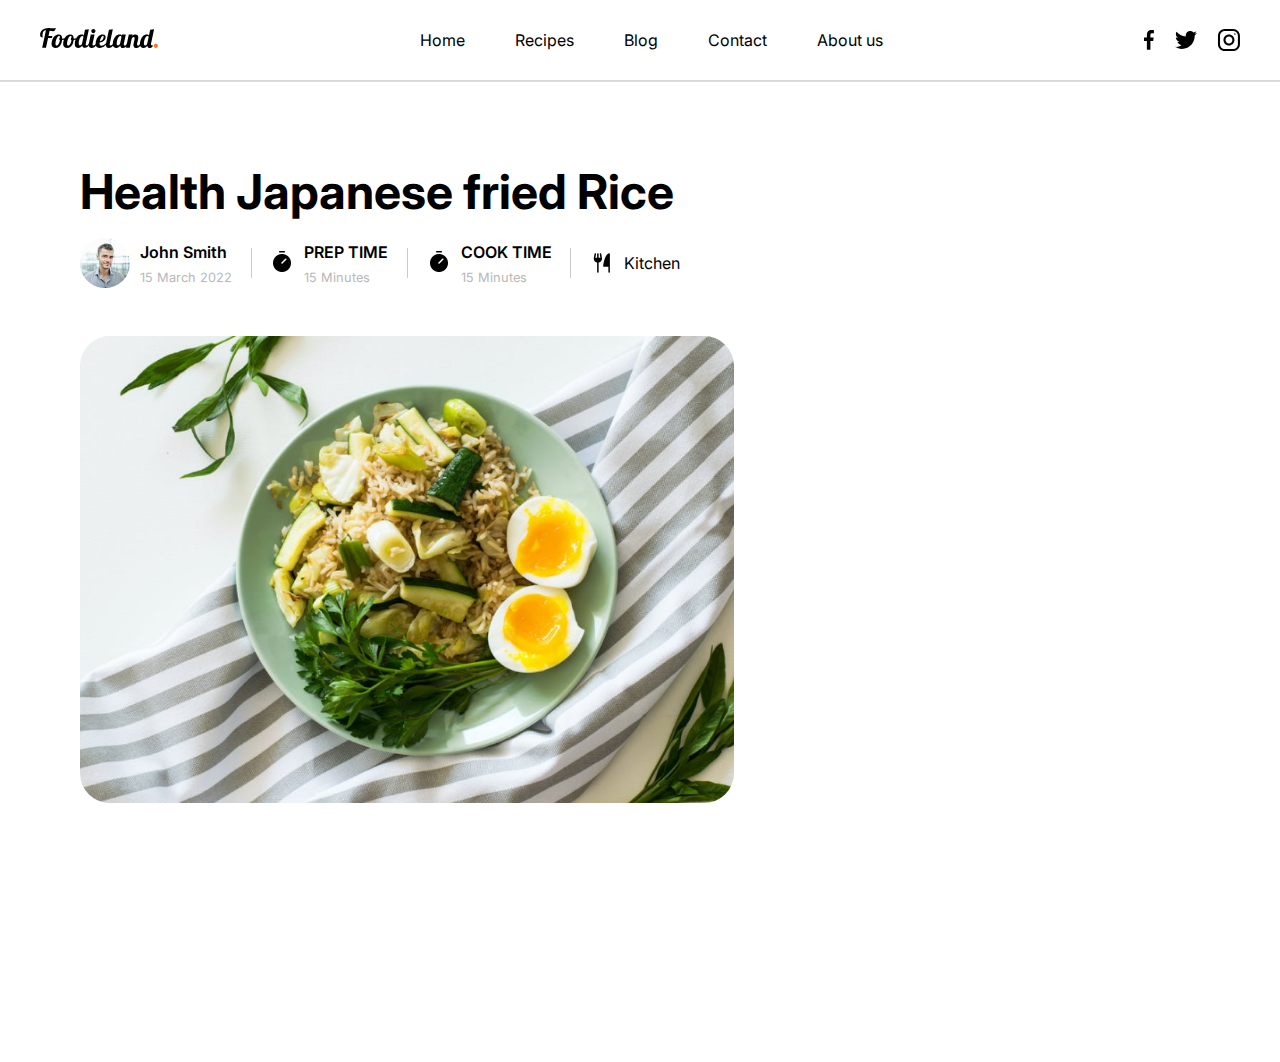
<file: Recipes.html>
<!DOCTYPE html>
<html lang="en">
<head>
    <meta charset="UTF-8">
    <meta name="viewport" content="width=device-width, initial-scale=1.0">
    <title>Document</title>
    <link rel="stylesheet" href="recipes.css">
    <script src="script.js" defer></script>
</head>
<body>
    <div class="nav-bar-section">
        <div class="logo">
            <img src="assets/Foodieland..svg" height="20px" alt="logo">
        </div>
        <div class="nav-bar-section-link-page">
            <a href="index.html">Home</a>
            <a href="recipes.html">Recipes</a>
            <a href="#">Blog</a>
            <a href="#">Contact</a>
            <a href="#">About us</a>
        </div>
        <div class="nav-bar-section-social-icons">
            <img src="assets/social_icon/facebook_icon.svg" alt="facebook">
            <img src="assets/social_icon/twitter_icon.svg" alt="twitter">
            <img src="assets/social_icon/instagram_icon.svg" alt="instagram">
        </div>
        
        <div class="hamburger-menu">
            <img src="assets/hamburger_menu.svg" alt="hamburger-menu" height="16px" class="hamburger-menu-btn">
        </div>
    </div>
    <hr class="nav-bar-seperator">

    <!-- Sidebar -->
    <div class="side-bar-responsive">
        <div class="nav-bar-section-link-page">
            <a href="index.html">Home</a>
            <a href="Recipes.html">Recipes</a>
            <a href="#">Blog</a>
            <a href="#">Contact</a>
            <a href="#">About us</a>
        </div>
        <div class="nav-bar-section-social-icons">
            <img src="assets/social_icon/facebook_icon.svg" alt="facebook">
            <img src="assets/social_icon/twitter_icon.svg" alt="twitter">
            <img src="assets/social_icon/instagram_icon.svg" alt="instagram">
        </div>
    </div>

    <div class="main-recipe-section">
        <div class="left-section">  
            <h1>Health Japanese fried Rice</h1>
            <div class="chef-details">
                <div class="chef content">
                    <img src="assets/introduction-chef-cook.png" height="50px" alt="chef">
                    <div class="wrapper">
                        <p class="title">John Smith</p>
                        <p class="sub-title">15 March 2022</p>
                    </div>
                </div>

                <div class="vertical-line"></div>

                <div class="prep-time content">
                    <img src="assets/timner-btn.png" alt="timer-btn" height="24px">
                    <div class="wrapper">
                        <p class="title">PREP TIME</p>
                        <P class="sub-title">15 Minutes</P>
                    </div>

                </div>

                <div class="vertical-line"></div>

                <div class="cook-time content">
                    <img src="assets/timner-btn.png" alt="timer-btn" height="24px">
                    <div class="wrapper">
                        <p class="title">COOK TIME</p>
                        <P class="sub-title">15 Minutes</P>
                    </div>
                </div>

                <div class="vertical-line"></div>

                <div class="cook-time content">
                    <img src="assets/forknife-btn.png" alt="forknife-btn" height="24px">
                    <p>Kitchen</p>
                </div>
            </div>
            <div class="image-container">
                <img src="assets/recipes/main_recipes.png" alt="">
            </div>
        </div>

        <div class="right-section">

        </div>
    </div>
</body>
</html>
</file>
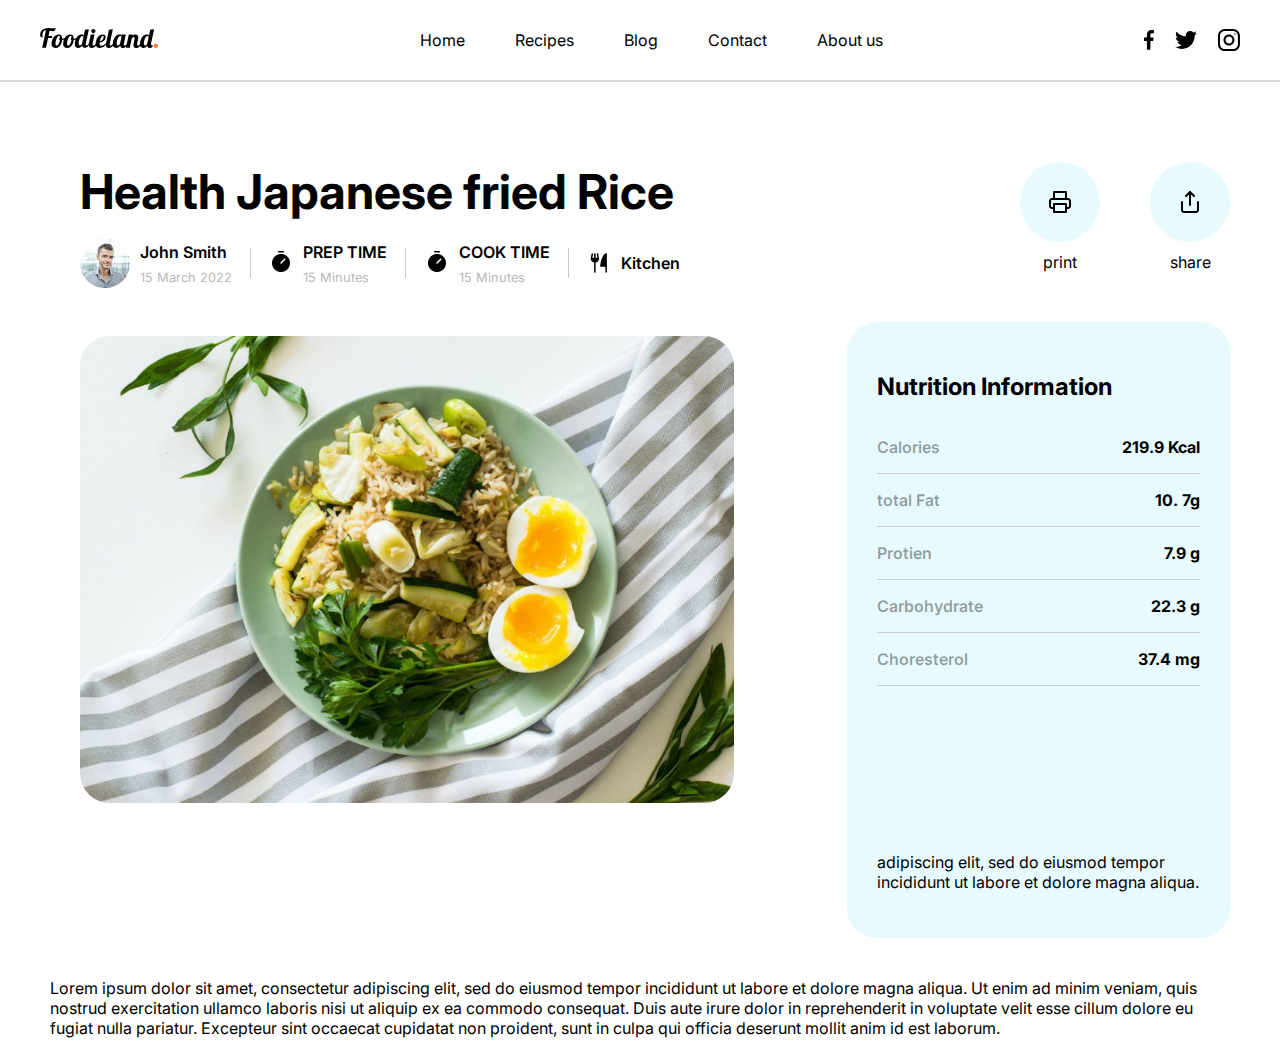
<file: recipes.html>
<!DOCTYPE html>
<html lang="en">
<head>
    <meta charset="UTF-8">
    <meta name="viewport" content="width=device-width, initial-scale=1.0">
    <title>Document</title>
    <link rel="stylesheet" href="recipes.css">
    <script src="script.js" defer></script>
</head>
<body>
    <div class="nav-bar-section">
        <div class="logo">
            <img src="assets/Foodieland..svg" height="20px" alt="logo">
        </div>
        <div class="nav-bar-section-link-page">
            <a href="index.html">Home</a>
            <a href="recipes.html">Recipes</a>
            <a href="#">Blog</a>
            <a href="#">Contact</a>
            <a href="#">About us</a>
        </div>
        <div class="nav-bar-section-social-icons">
            <img src="assets/social_icon/facebook_icon.svg" alt="facebook">
            <img src="assets/social_icon/twitter_icon.svg" alt="twitter">
            <img src="assets/social_icon/instagram_icon.svg" alt="instagram">
        </div>
        
        <div class="hamburger-menu">
            <img src="assets/hamburger_menu.svg" alt="hamburger-menu" height="16px" class="hamburger-menu-btn">
        </div>
    </div>
    <hr class="nav-bar-seperator">

    <!-- Sidebar -->
    <div class="side-bar-responsive">
        <div class="nav-bar-section-link-page">
            <a href="index.html">Home</a>
            <a href="Recipes.html">Recipes</a>
            <a href="#">Blog</a>
            <a href="#">Contact</a>
            <a href="#">About us</a>
        </div>
        <div class="nav-bar-section-social-icons">
            <img src="assets/social_icon/facebook_icon.svg" alt="facebook">
            <img src="assets/social_icon/twitter_icon.svg" alt="twitter">
            <img src="assets/social_icon/instagram_icon.svg" alt="instagram">
        </div>
    </div>

    <!--main section -->
    <div class="main-recipe-section">
        <div class="left-section">  
            <h1>Health Japanese fried Rice</h1>
            <div class="chef-details">
                <div class="chef content">
                    <img class="author" src="assets/introduction-chef-cook.png" height="50px" alt="chef">
                    <div class="wrapper">
                        <p class="title">John Smith</p>
                        <p class="sub-title">15 March 2022</p>
                    </div>
                </div>
                <div class="vertical-line"></div>
                <div class="prep-time content">
                    <img src="assets/timner-btn.png" alt="timer-btn" height="24px">
                    <div class="wrapper">
                        <p class="title">PREP TIME</p>
                        <P class="sub-title">15 Minutes</P>
                    </div>
                </div>
                <div class="vertical-line"></div>
                <div class="cook-time content">
                    <img src="assets/timner-btn.png" alt="timer-btn" height="24px">
                    <div class="wrapper">
                        <p class="title">COOK TIME</p>
                        <P class="sub-title">15 Minutes</P>
                    </div>
                </div>
                <div class="vertical-line"></div>
                <div class="forknife content">
                    <img src="assets/forknife-btn.png" alt="forknife-btn" height="24px">
                    <div class="wrapper">
                        <p class="title">Kitchen</p>
                    </div>
                </div>
            </div>
            <div class="image-container">
                <img src="assets/recipes/main_recipes.png" alt="">
            </div>
        </div>

        <div class="right-section">
            <div class="print-share-section">
                <div class="wrapper">
                    <div class="icon-container">
                        <img src="assets/recipes/printer_icon.svg" alt="">
                    </div>
                    <p>print</p>
                </div>
                <div class="wrapper">
                    <div class="icon-container">
                        <img src="assets/recipes/share_icon.svg" alt="">
                    </div>
                    <p>share</p>
                </div>
            </div>

            <div class="nutrition-information-section">
                <h2>Nutrition Information</h2>
                <div class="information-section-wrapper">
                    <p class="title">Calories</p>
                    <p class="title-info">219.9 Kcal</p>
                </div>
                <hr>
                <div class="information-section-wrapper">
                    <p class="title">total Fat</p>
                    <p class="title-info">10. 7g</p>     
                </div>
                <hr>
                <div class="information-section-wrapper">
                    <p class="title">Protien</p>
                    <p class="title-info">7.9 g</p>     
                </div>
                <hr>
                <div class="information-section-wrapper">
                    <p class="title">Carbohydrate</p>
                    <p class="title-info">22.3 g</p>   
                </div>
                <hr>
                <div class="information-section-wrapper">
                    <p class="title">Choresterol</p>
                    <p class="title-info">37.4 mg</p> 
                </div>
                <hr>
                <div class="extra-information">
                    <p>adipiscing elit, sed do eiusmod tempor incididunt ut labore et dolore magna aliqua. </p>
                </div>
            </div>
        </div>
    </div>

    <div class="extra-info">
        <p>Lorem ipsum dolor sit amet, consectetur adipiscing elit, sed do eiusmod tempor incididunt ut labore et dolore magna aliqua. Ut enim ad minim veniam, quis nostrud exercitation ullamco laboris nisi ut aliquip ex ea commodo consequat. Duis aute irure dolor in reprehenderit in voluptate velit esse cillum dolore eu fugiat nulla pariatur. Excepteur sint occaecat cupidatat non proident, sunt in culpa qui officia deserunt mollit anim id est laborum.</p>
    </div>
    
</body>
</html>
</file>
<file: recipes.css>
@import url('https://fonts.googleapis.com/css2?family=Inter:ital,opsz,wght@0,14..32,100..900;1,14..32,100..900&family=Roboto:ital,wght@0,100;0,300;0,400;0,500;0,700;0,900;1,100;1,300;1,400;1,500;1,700;1,900&display=swap');

body {
    font-family: 'Inter', sans-serif;
    margin: 0;
    background-color: #fff;
    
}
.nav-bar-section {
    display: flex;
    height: 80px;
    justify-content: space-between;
    align-items: center;
    margin: 0 40px;
}
.logo {
    transition: ease-in-out 0.5s;
}

.logo img:hover{
    cursor: pointer;
    height: 22px;
}

.nav-bar-section-link-page {
    display: flex;
    gap: 50px;
}

.nav-bar-section-link-page a {
    text-decoration: none;
    color: #000;
    font-weight: 700px;
    font-size: 16px;
    transition: transform 0.3s ease ;
}

.nav-bar-section-link-page a:hover {
    font-weight: bold;
}

.nav-bar-section-social-icons  {
    display: flex;
    gap: 20px;
    transition: transform 0.3s ease, height 0.3s ease, width 0.3s ease;
}

.nav-bar-section-social-icons img:hover {
    cursor: pointer;
    transform: scale(1.2) translateY(-5px); /* Scale up and move slightly upwards */
    height: 24px; /* Increase size */
    width: 24px; /* Increase size */
}
.nav-bar-seperator {
    border: 0.5px solid rgb(218, 218, 218);
    margin: 0;
}

.nav-bar-section .hamburger-menu{
    display:none;
    
}
.nav-bar-section .hamburger-menu:hover {
    cursor: pointer;
}

.side-bar-responsive {
    display:none
}

/* Mobile phone and tablet sidebar */
@media  (max-width: 1024px) {
    .nav-bar-section .nav-bar-section-link-page {
        display: none;
    }

    .nav-bar-section .nav-bar-section-social-icons {
        display: none;
    }

    .nav-bar-section .hamburger-menu {
        display: flex;
    }

    .side-bar-responsive {
        position: fixed;
        top: 0;
        right: -500px; /* Hidden by default */
        width: 250px;
        height: 50%;
        background-color: #fff;
        box-shadow: -2px 0 5px rgba(0, 0, 0, 0.2);
        display: flex;
        flex-direction: column;
        justify-content: space-between;
        align-items: flex-start;
        padding: 20px;
        transition: right 0.5s ease-in-out; /* Smooth slide-in effect */
        z-index: 1000;
        padding: 20px;
        box-sizing: border-box;
    }
    
    .side-bar-responsive .nav-bar-section-link-page {
        margin-top: 20px;
        display: flex;
        flex-direction: column;
        text-decoration: none;
        margin-bottom: 15px;
        font-size: 18px;
        color: #333;
    }
    
    .side-bar-responsive a:hover {
        font-weight: bold;
    } 

    .side-bar-responsive .nav-bar-section-social-icons {
        display: flex;
        justify-content: center;
        align-items: center;
        width: 100%;
    }
    
    /* Show Sidebar (Toggle Class) */
    .side-bar-responsive.active {
        right: 0; /* Slide into view */
    }
}

.main-recipe-section {
    height:750px;
    margin: 50px 50px 0 50px;
    display: flex;
    gap: 10px;
    position: relative;
    margin-bottom: 80px;
}

.main-recipe-section .left-section {
    width: 100%;
    height:900px;
    padding: 30px;
    box-sizing: border-box;
}

.main-recipe-section .left-section > h1 {
    font-size: 3rem;
    margin: 0;
    margin-bottom: 10px;
}

.main-recipe-section .left-section .chef-details {
    max-width: 600px;
    display:flex;
    flex-direction:row;
    align-items: center;
    justify-content: space-between;
}

.main-recipe-section .left-section .chef-details > .content {
    display: flex;
    gap: 10px;
    align-items: center;
    justify-content:center;
}
.main-recipe-section .left-section .chef-details > .content > .wrapper {
    line-height: 10px;
}
.main-recipe-section .left-section .chef-details > .content > .wrapper > .title {
    font-weight: 600;
    font-size: 1rem;
}

.main-recipe-section .left-section .chef-details > .content > .wrapper > .sub-title {
    font-size: .8rem;
    color: #b8b8b8;
}

.main-recipe-section .left-section .vertical-line {
    width: 1px;
    height: 30px;
    background-color: #cacaca;
}

.main-recipe-section .left-section .image-container > img {
    margin-top: 40px;
    width: 90%;
    height: auto;
    max-height:600px;
    border-radius: 30px;
}

.main-recipe-section  .right-section {
    width: 50%;
    height:900px;
    padding-top: 30px;

}

.main-recipe-section  .right-section .print-share-section {
    display: flex;
    gap: 50px;
    justify-content: flex-end;
}

.main-recipe-section  .right-section .print-share-section .wrapper .icon-container {
    height: 80px;
    width: 80px;
    background-color: #E7FAFE;
    border-radius: 50%;
    display: flex;
    align-items: center;
    justify-content: center;
}

.main-recipe-section  .right-section .print-share-section .wrapper .icon-container img {
    height: 24px;
    width: 24px;
}

.main-recipe-section  .right-section .print-share-section .wrapper > p {
    margin: 0;
}

.main-recipe-section  .right-section .print-share-section .wrapper {
    display: flex;
    flex-direction: column;
    align-items: center;
    justify-content: center;
    gap: 10px;
}

.main-recipe-section  .right-section .nutrition-information-section{
    margin-top: 50px;
    width: 100%;
    height: auto;
    max-height:900px;
    border-radius: 30px;
    background-color: #E7FAFE;
    padding: 30px;
    box-sizing: border-box;
    display: flex;
    flex-direction: column;
    justify-content: space-between;
}

.main-recipe-section  .right-section .nutrition-information-section .information-section-wrapper {
    display: flex;
    justify-content:space-between
}

.main-recipe-section  .right-section .nutrition-information-section .information-section-wrapper > .title {
    font-weight: 600;
    color: #00000060;
}

.main-recipe-section  .right-section .nutrition-information-section .information-section-wrapper > .title-info {
    font-weight: 700;
}


.main-recipe-section  .right-section .nutrition-information-section > hr {
    width: 100%; 
    height: 1px; 
    background-color: #ccc;
    border: none;
    margin: 0;
}

.main-recipe-section  .right-section .nutrition-information-section .extra-information{
    margin-top: 150px;
    border-bottom: 20px;
}

.extra-info {
    position: absolute;
    margin: 0 50px 0 50px;
}


/* for tablet size*/
@media (min-width: 768px) and (max-width: 1024px) {
    .main-recipe-section {
        display: flex;
        flex-direction: column;
    }
    .main-recipe-section .left-section .image-container > img {
        width: 100%;
    }
    .main-recipe-section > .left-section > h1 {
        font-size: 2.5rem;
    }
    .main-recipe-section .left-section .chef-details > .content > .wrapper {
        line-height: 5px;
    }

    .main-recipe-section .left-section .chef-details > .content > .wrapper > .title {
        font-weight: 600;
        font-size: 0.8rem;
    }
    
    .main-recipe-section .left-section .chef-details > .content > .wrapper > .sub-title {
        font-size: 0.6rem;
    }

    .main-recipe-section  .right-section {
        width: 100%;
        height:900px;
        padding-top: 30px;
    
    }

    .main-recipe-section  .right-section .nutrition-information-section .extra-information{
        margin-top: 100px;
        border-bottom: 20px;
    }

    .extra-info {
        position: absolute;
        margin-top: 720px;
    }

    .main-recipe-section  .right-section .print-share-section .wrapper .icon-container {
        height: 60px;
        width: 60px;
    }

    .main-recipe-section  .right-section .print-share-section .wrapper .icon-container img {
        height: 20px;
        width: 20px;
    }

    .main-recipe-section  .right-section .nutrition-information-section .information-section-wrapper > .title {
        font-size: 0.8rem;
    }
    
    .main-recipe-section  .right-section .nutrition-information-section .information-section-wrapper > .title-info {
        font-size: 0.6rem;
    }
}


/* for mobile phone*/
@media  (max-width: 767px) {
    .main-recipe-section {
        position: relative;
        margin: 50px 20px;
    }

    .main-recipe-section .left-section {
        width: 100%;
        height:500px;
        padding: 20px;
        box-sizing: border-box;
    
    }

    .main-recipe-section .left-section .image-container > img {
        width: 100%;
        max-height: 400px;
    }

    .main-recipe-section {
        display: flex;
        flex-direction: column;
    }
    .main-recipe-section > .left-section > h1 {
        font-size: 1.2rem;
    }
    .main-recipe-section .left-section .chef-details > .content > .wrapper {
        line-height: 3px;
    }
    .main-recipe-section .left-section .chef-details > .content > .wrapper > .title {
        font-weight: 600;
        font-size: 0.5rem;
    }
    .main-recipe-section .left-section .chef-details > .content > .wrapper > .sub-title {
        font-size: 0.4rem;
    }
    
    .main-recipe-section .left-section .chef-details .content > img {
        height: 16px;
    }

    .main-recipe-section .left-section .chef-details .content > .author {
        height: 30px;
    }

    .main-recipe-section  .right-section .nutrition-information-section .extra-information{
        margin-top: 50px;
        border-bottom: 20px;
    }

    .main-recipe-section  .right-section {
        margin-top: 10px;
        width: 100%;
        height:900px;
    
    }

    .main-recipe-section  .right-section .print-share-section .wrapper .icon-container {
        height: 40px;
        width: 40px;
    }

    .main-recipe-section  .right-section .print-share-section .wrapper .icon-container img {
        height: 16px;
        width: 16px;
    }

    .extra-info {
        text-align: center;
        position: absolute;
        margin: 0 20px 0 20px;
        margin-top: 200px;
        font-size: 0.6rem;

    }

    .main-recipe-section  .right-section .print-share-section .wrapper > p {
        font-size: 0.6rem;
    }

    .main-recipe-section  .right-section .print-share-section .wrapper .icon-container img {
        height: 14px;
        width: 14px;
    }

    .main-recipe-section  .right-section .nutrition-information-section  > h2 {
        font-size: 1.2rem;
    }

    .main-recipe-section  .right-section .nutrition-information-section .information-section-wrapper > .title {
        font-size: 0.6rem;
    }
    
    .main-recipe-section  .right-section .nutrition-information-section .information-section-wrapper > .title-info {
        font-size: 0.5rem;
    }

}
</file>
